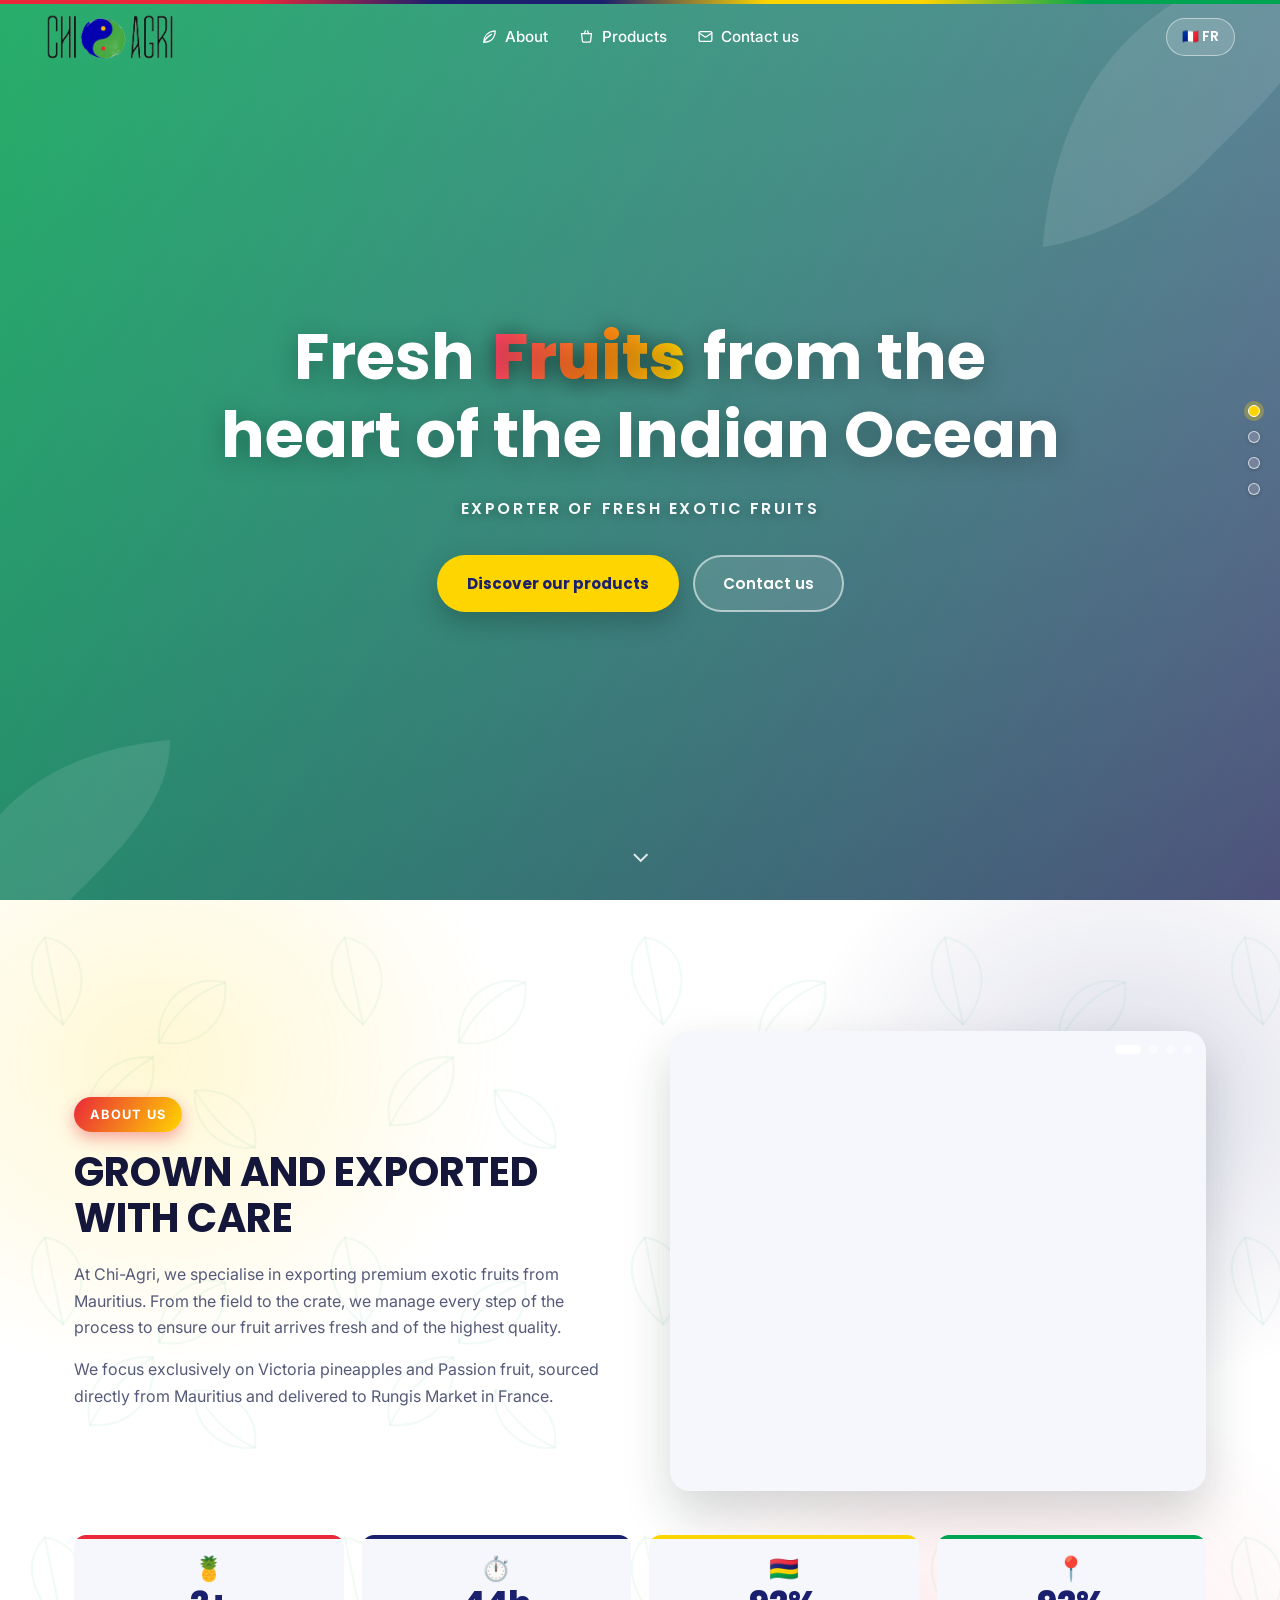
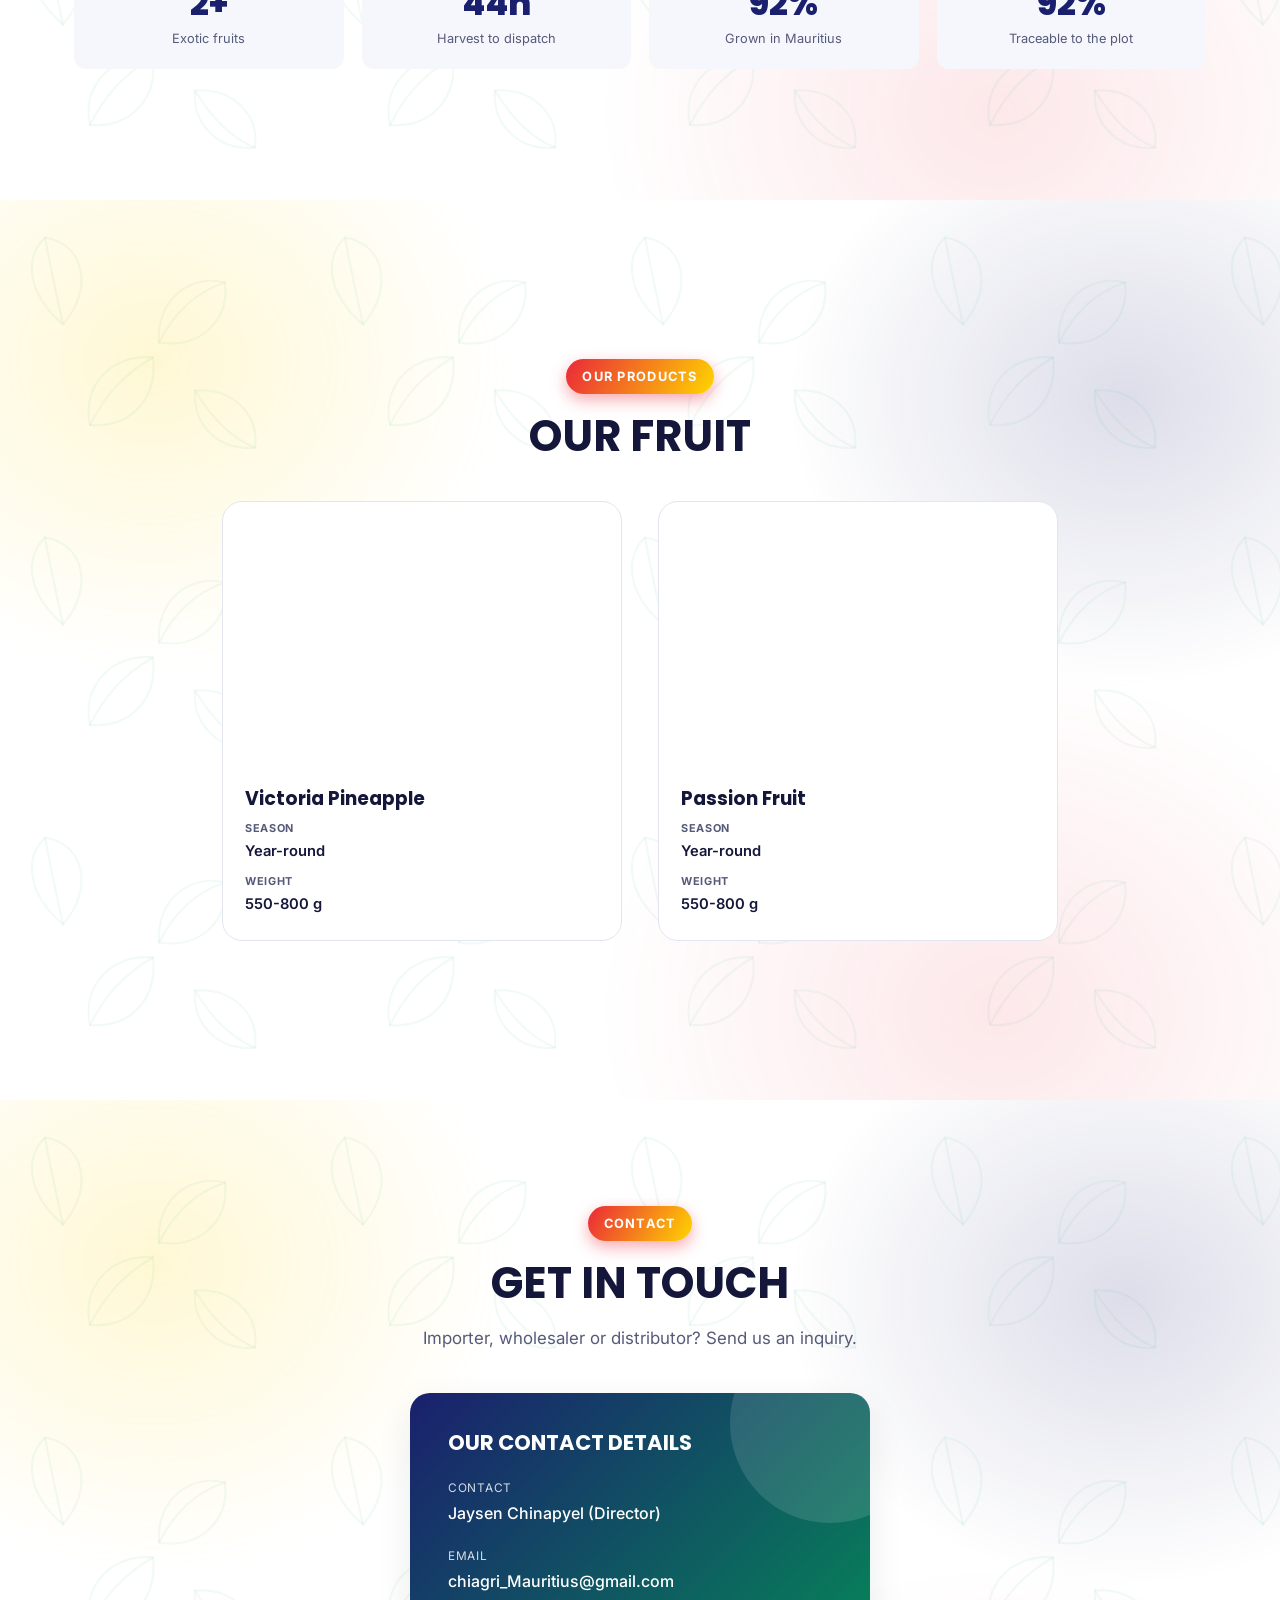
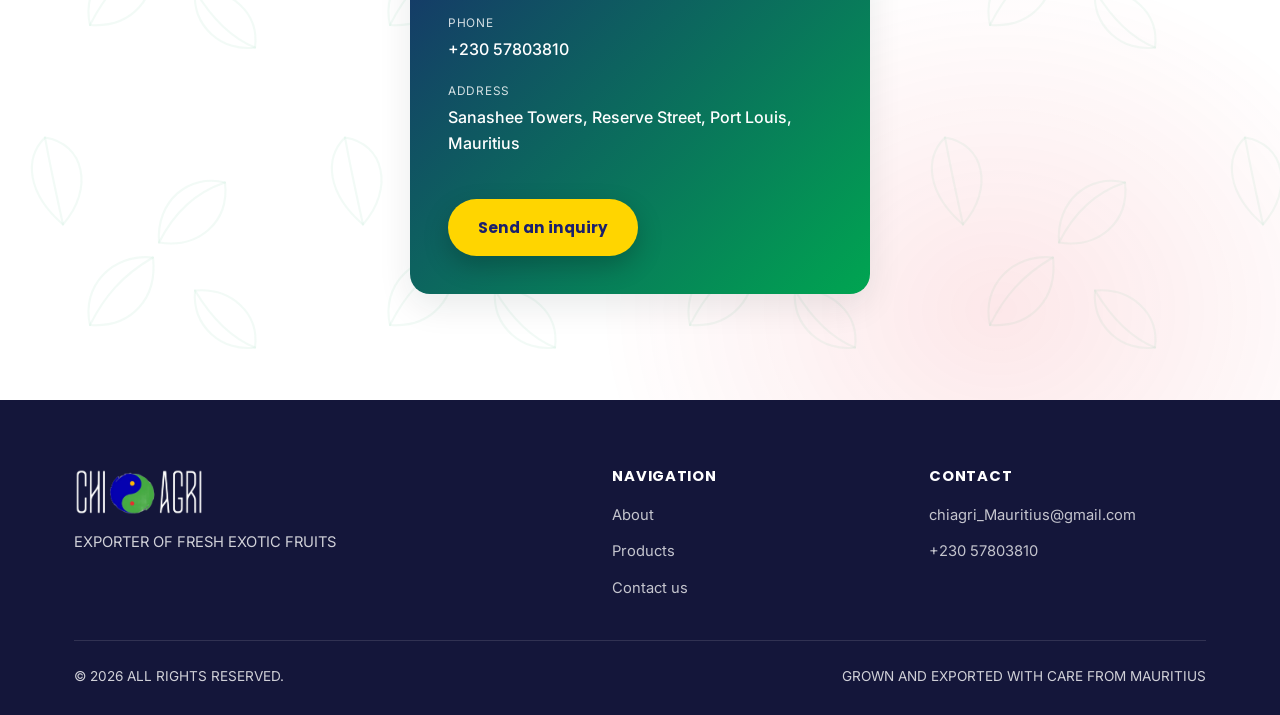
<file: index.html>
<!DOCTYPE html>
<!--
  ============================================================================
  index.html — PAGE UNIQUE (one-page)
  ----------------------------------------------------------------------------
  ⚠️  Ce fichier ne contient AUCUN texte "en dur" ni le nom de l'entreprise.
      - Textes        →  js/translations.js  (data-i18n="cle")
      - Nom/logo/coord →  js/config.js
      - Produits/producteurs/images →  js/content.js + js/config.js
      Tu ne devrais quasiment jamais avoir à modifier ce fichier.
  ============================================================================
-->
<html lang="en">
<head>
  <meta charset="UTF-8" />
  <meta name="viewport" content="width=device-width, initial-scale=1.0" />

  <!-- ======================= SEO PRINCIPAL =======================
       Ces balises sont aussi mises à jour dynamiquement par js/main.js
       selon la langue (voir SITE_CONFIG.seo dans js/config.js). -->
  <title>Chi-Agri | Exporter of fresh exotic fruits from Mauritius</title>
  <meta name="description" content="Chi-Agri is a Mauritian exporter of fresh exotic fruits: Victoria pineapple and passion fruit, grown on our own farms in Mauritius. Based in Port Louis." />
  <meta name="keywords" content="Chi-Agri, exotic fruit export Mauritius, Victoria pineapple, passion fruit, pineapple farm Mauritius, Mauritius fruit exporter, Port Louis, fresh exotic fruits" />
  <meta name="author" content="Chi-Agri" />
  <meta name="robots" content="index, follow, max-image-preview:large" />
  <link rel="canonical" href="https://exemple-chi-agri.com/" />
  <meta name="theme-color" content="#EA2839" />

  <!-- Langues (met à jour les URLs quand le vrai domaine est connu) -->
  <link rel="alternate" hreflang="en" href="https://exemple-chi-agri.com/" />
  <link rel="alternate" hreflang="fr" href="https://exemple-chi-agri.com/" />
  <link rel="alternate" hreflang="x-default" href="https://exemple-chi-agri.com/" />

  <!-- Open Graph (partage Facebook / LinkedIn) -->
  <meta property="og:type" content="website" />
  <meta property="og:site_name" content="Chi-Agri" />
  <meta property="og:title" content="Chi-Agri | Exporter of fresh exotic fruits from Mauritius" />
  <meta property="og:description" content="Victoria pineapple and passion fruit, grown on our own farms in Mauritius. Based in Port Louis." />
  <meta property="og:url" content="https://exemple-chi-agri.com/" />
  <meta property="og:locale" content="en_US" />
  <meta property="og:locale:alternate" content="fr_FR" />
  <meta property="og:image" content="https://images.unsplash.com/photo-1649960861739-113b8588eaf8?auto=format&fit=crop&w=1200&h=630&q=75" />
  <meta property="og:image:width" content="1200" />
  <meta property="og:image:height" content="630" />

  <!-- Twitter Card -->
  <meta name="twitter:card" content="summary_large_image" />
  <meta name="twitter:title" content="Chi-Agri | Exporter of fresh exotic fruits from Mauritius" />
  <meta name="twitter:description" content="Victoria pineapple and passion fruit, grown on our own farms in Mauritius." />
  <meta name="twitter:image" content="https://images.unsplash.com/photo-1649960861739-113b8588eaf8?auto=format&fit=crop&w=1200&h=630&q=75" />

  <!-- Données structurées (Google) : exportateur de fruits -->
  <script type="application/ld+json">
  {
    "@context": "https://schema.org",
    "@type": "Organization",
    "name": "Chi-Agri",
    "url": "https://exemple-chi-agri.com/",
    "description": "Mauritian exporter of fresh exotic fruits (Victoria pineapple, passion fruit), grown on its own farms in Mauritius.",
    "areaServed": "Worldwide",
    "knowsAbout": ["Exotic fruit export", "Victoria pineapple", "Passion fruit", "Pineapple farming", "Mauritius produce"],
    "address": { "@type": "PostalAddress", "streetAddress": "Sanashee Towers, Reserve Street", "addressLocality": "Port Louis", "addressCountry": "MU" },
    "email": "chiagri_Mauritius@gmail.com",
    "telephone": "+230 57803810",
    "employee": { "@type": "Person", "name": "Jaysen Chinapyel", "jobTitle": "Director" },
    "makesOffer": {
      "@type": "Offer",
      "itemOffered": {
        "@type": "Product",
        "name": "Fresh exotic fruits from Mauritius",
        "category": "Fruit",
        "description": "Victoria pineapple and passion fruit, grown and exported from Mauritius."
      }
    }
  }
  </script>

  <link rel="icon" type="image/svg+xml" href="assets/favicon.svg" />
  <link rel="preconnect" href="https://fonts.googleapis.com" />
  <link rel="preconnect" href="https://fonts.gstatic.com" crossorigin />
  <link rel="preconnect" href="https://images.unsplash.com" />
  <!-- Poppins/Inter (corps) + Oswald (logo, traits fins) -->
  <link href="https://fonts.googleapis.com/css2?family=Inter:wght@400;500;600&family=Oswald:wght@300;400&family=Poppins:wght@600;700;800&display=swap" rel="stylesheet" />

  <link rel="stylesheet" href="css/style.css" />
</head>
<body>

  <!-- ====================== HEADER ====================== -->
  <header class="site-header">
    <div class="container">
      <a href="#top" class="logo" id="headerLogo" aria-label="Home"></a>
      <nav class="main-nav" id="mainNav" aria-label="Main navigation">
        <a href="#about" data-section="about">
          <span class="nav-ico"><svg viewBox="0 0 24 24" fill="none" stroke="currentColor" stroke-width="1.8" stroke-linecap="round" stroke-linejoin="round"><path d="M4 20C4 12 9 5 20 4c0 11-7 16-16 16z"/><path d="M4 20c3-6 7-9 11-11"/></svg></span>
          <span data-i18n="nav.about"></span>
        </a>
        <a href="#products" data-section="products">
          <span class="nav-ico"><svg viewBox="0 0 24 24" fill="none" stroke="currentColor" stroke-width="1.8" stroke-linecap="round" stroke-linejoin="round"><path d="M5 8h14l-1.2 10.2a2 2 0 0 1-2 1.8H8.2a2 2 0 0 1-2-1.8L5 8z"/><path d="M9 8l1.5-4"/><path d="M15 8l-1.5-4"/></svg></span>
          <span data-i18n="nav.products"></span>
        </a>
        <a href="inquiry.html" data-section="contact">
          <span class="nav-ico"><svg viewBox="0 0 24 24" fill="none" stroke="currentColor" stroke-width="1.8" stroke-linecap="round" stroke-linejoin="round"><rect x="3" y="5" width="18" height="14" rx="2"/><path d="m3 7 9 6 9-6"/></svg></span>
          <span data-i18n="nav.cta"></span>
        </a>
      </nav>
      <div class="header-actions">
        <button class="lang-toggle" id="langToggle" aria-label="Switch language">FR</button>
        <button class="nav-toggle" id="navToggle" aria-label="Menu" aria-expanded="false">
          <span></span><span></span><span></span>
        </button>
      </div>
    </div>
  </header>

  <main id="top">

    <!-- ====================== HERO ====================== -->
    <section class="hero" id="hero">
      <div class="hero-bg" id="heroBg"></div>
      <div class="hero-overlay"></div>
      <!-- Feuilles tropicales décoratives (remplacent les anciens ronds) -->
      <svg class="hero-leaf leaf-1" viewBox="0 0 100 100" aria-hidden="true"><path fill="currentColor" d="M96 4C40 9 9 40 4 96c0 0 28-4 49-25S96 30 96 4z"/><path stroke="rgba(255,255,255,.35)" stroke-width="2" fill="none" d="M18 82C40 60 62 38 88 14"/></svg>
      <svg class="hero-leaf leaf-2" viewBox="0 0 100 100" aria-hidden="true"><path fill="currentColor" d="M96 4C40 9 9 40 4 96c0 0 28-4 49-25S96 30 96 4z"/><path stroke="rgba(255,255,255,.35)" stroke-width="2" fill="none" d="M18 82C40 60 62 38 88 14"/></svg>

      <div class="container">
        <!-- data-i18n-html : la traduction contient un <span> surligné (dégradé drapeau) -->
        <h1 data-i18n-html="hero.title"></h1>
        <p class="hero-tagline" data-i18n="hero.tagline"></p>
        <div class="hero-actions">
          <a href="#products" class="btn btn-accent" data-i18n="hero.ctaPrimary"></a>
          <a href="inquiry.html" class="btn btn-ghost" data-i18n="hero.ctaSecondary"></a>
        </div>
      </div>
      <a href="#about" class="hero-scroll" aria-hidden="true">⌄</a>
    </section>

    <!-- ====================== À PROPOS (+ chiffres intégrés) ====================== -->
    <section id="about" class="mesh">
      <div class="container about-grid">
        <div class="about-text reveal">
          <span class="kicker" data-i18n="about.kicker"></span>
          <h2 data-i18n="about.title"></h2>
          <p data-i18n="about.p1"></p>
          <p data-i18n="about.p2"></p>
        </div>
        <div class="about-visual reveal">
          <!-- Carrousel de photos qui défilent (générées par main.js) -->
          <div class="carousel" id="aboutCarousel" aria-label="Photos"><!-- slides via main.js --></div>
          <div class="carousel-dots" id="aboutDots"><!-- puces via main.js --></div>
        </div>
      </div>
      <!-- Chiffres clés intégrés dans la section (générés par main.js) -->
      <div class="container about-stats stagger" id="statsGrid"><!-- généré par main.js --></div>
    </section>

    <!-- ==== NOS PRODUCTEURS : retirée pour l'instant (à ré-ajouter plus tard) ==== -->

    <!-- ====================== PRODUITS ====================== -->
    <section id="products" class="mesh">
      <div class="container">
        <div class="section-head reveal">
          <span class="kicker" data-i18n="products.kicker"></span>
          <h2 data-i18n="products.title"></h2>
        </div>
        <div class="products-grid stagger" id="productsGrid"><!-- généré par main.js --></div>
      </div>
    </section>

    <!-- ==== POURQUOI MAURICE : section supprimée ==== -->

    <!-- ====================== CONTACT ====================== -->
    <section id="contact" class="mesh">
      <div class="container">
        <div class="section-head reveal">
          <span class="kicker" data-i18n="contact.kicker"></span>
          <h2 data-i18n="contact.title"></h2>
          <p data-i18n="contact.intro"></p>
        </div>

        <div class="contact-single reveal">
          <aside class="contact-info">
            <h3 data-i18n="contact.info.title"></h3>
            <div class="info-item">
              <div class="info-label" data-i18n="contact.info.personLabel"></div>
              <span id="infoPerson"></span>
            </div>
            <div class="info-item">
              <div class="info-label" data-i18n="contact.info.emailLabel"></div>
              <a id="infoEmail" href="#"></a>
            </div>
            <div class="info-item">
              <div class="info-label" data-i18n="contact.info.phoneLabel"></div>
              <a id="infoPhone" href="#"></a>
            </div>
            <div class="info-item">
              <div class="info-label" data-i18n="contact.info.addressLabel"></div>
              <span id="infoAddress"></span>
            </div>
            <a href="inquiry.html" class="btn btn-accent" data-i18n="contact.sendInquiry"></a>
          </aside>
        </div>
      </div>
    </section>

  </main>

  <!-- ====================== FOOTER ====================== -->
  <footer class="site-footer">
    <div class="container">
      <div class="footer-grid">
        <div class="footer-brand">
          <span class="logo" id="footerLogo"></span>
          <p data-i18n="footer.tagline"></p>
        </div>
        <div>
          <h4 data-i18n="footer.nav"></h4>
          <ul>
            <li><a href="#about"    data-i18n="nav.about"></a></li>
            <li><a href="#products" data-i18n="nav.products"></a></li>
            <li><a href="inquiry.html" data-i18n="nav.cta"></a></li>
          </ul>
        </div>
        <div>
          <h4 data-i18n="footer.contact"></h4>
          <ul>
            <li><a id="footerEmail" href="#"></a></li>
            <li><a id="footerPhone" href="#"></a></li>
          </ul>
        </div>
      </div>
      <div class="footer-bottom">
        <span>© <span id="footerYear"></span> <span data-i18n="footer.rights"></span></span>
        <span data-i18n="footer.madeWith"></span>
      </div>
    </div>
  </footer>

  <!-- ====================== FENÊTRE PRODUCTEUR (modal) ====================== -->
  <div class="modal-overlay" id="producerModal" role="dialog" aria-modal="true">
    <div class="modal">
      <button class="modal-close" id="modalClose" aria-label="Close">×</button>
      <div class="modal-img" id="modalImg"></div>
      <div class="modal-body">
        <span class="modal-region" id="modalRegion"></span>
        <h3 id="modalName"></h3>
        <p id="modalBio"></p>
        <div class="modal-meta">
          <div>
            <div class="mm-label" data-i18n="producers.modal.founded"></div>
            <div class="mm-value" id="modalFounded"></div>
          </div>
          <div>
            <div class="mm-label" data-i18n="producers.modal.area"></div>
            <div class="mm-value" id="modalArea"></div>
          </div>
        </div>
        <div class="modal-specialties">
          <div class="ms-label" data-i18n="producers.modal.specialties"></div>
          <div class="modal-tags" id="modalTags"></div>
        </div>
      </div>
    </div>
  </div>

  <!-- ====================== SCRIPTS ======================
       ⚠️ L'ordre compte : config → content → translations → main -->
  <script src="js/config.js"></script>
  <script src="js/content.js"></script>
  <script src="js/translations.js"></script>
  <script src="js/main.js"></script>
</body>
</html>
</file>
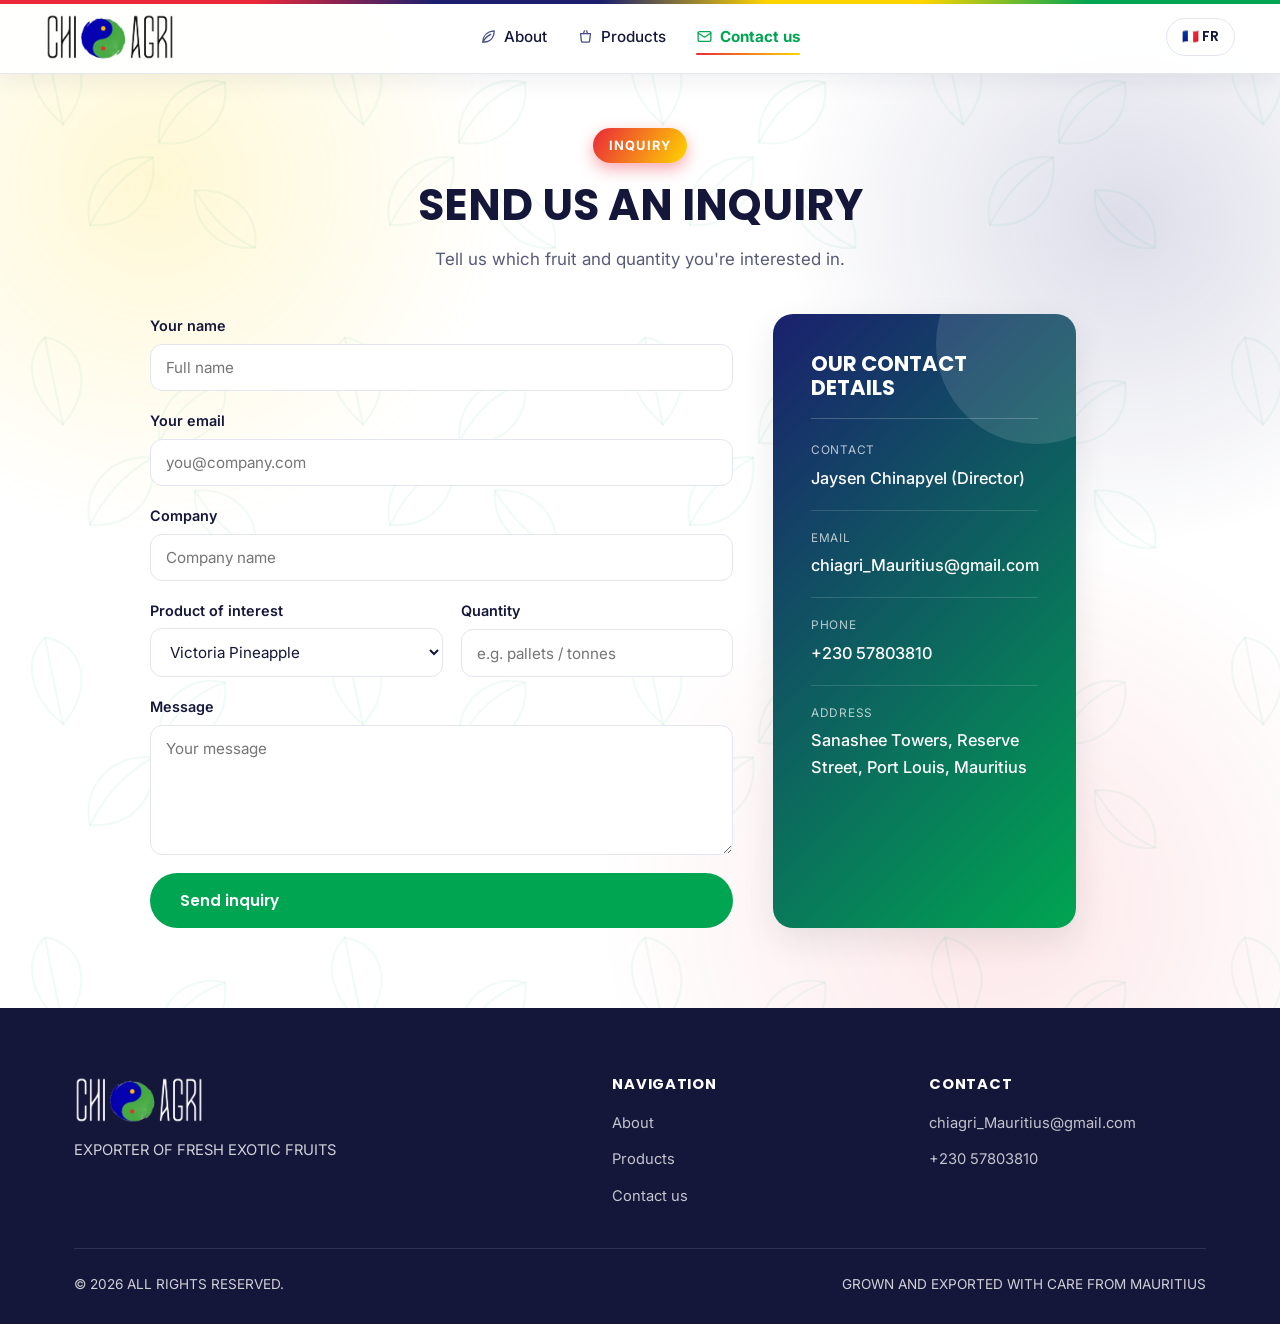
<file: inquiry.html>
<!DOCTYPE html>
<!--
  inquiry.html — Page de demande (2e page). Réutilise le même header/footer et
  les mêmes fichiers JS/CSS que index.html. Le formulaire ouvre le client mail
  (mailto) via js/main.js (fonction buildMailto).
-->
<html lang="en">
<head>
  <meta charset="UTF-8" />
  <meta name="viewport" content="width=device-width, initial-scale=1.0" />
  <title>Inquiry | Chi-Agri</title>
  <meta name="description" content="Send an inquiry to Chi-Agri, Mauritian exporter of fresh exotic fruits (Victoria pineapple, passion fruit)." />
  <meta name="robots" content="noindex, follow" />
  <link rel="icon" type="image/svg+xml" href="assets/favicon.svg" />
  <link rel="preconnect" href="https://fonts.googleapis.com" />
  <link rel="preconnect" href="https://fonts.gstatic.com" crossorigin />
  <link href="https://fonts.googleapis.com/css2?family=Inter:wght@400;500;600&family=Oswald:wght@300;400&family=Poppins:wght@600;700;800&display=swap" rel="stylesheet" />
  <link rel="stylesheet" href="css/style.css" />
</head>
<body class="subpage">

  <!-- ====================== HEADER ====================== -->
  <header class="site-header scrolled">
    <div class="container">
      <a href="index.html" class="logo" id="headerLogo" aria-label="Home"></a>
      <nav class="main-nav" id="mainNav" aria-label="Main navigation">
        <a href="index.html#about">
          <span class="nav-ico"><svg viewBox="0 0 24 24" fill="none" stroke="currentColor" stroke-width="1.8" stroke-linecap="round" stroke-linejoin="round"><path d="M4 20C4 12 9 5 20 4c0 11-7 16-16 16z"/><path d="M4 20c3-6 7-9 11-11"/></svg></span>
          <span data-i18n="nav.about"></span>
        </a>
        <a href="index.html#products">
          <span class="nav-ico"><svg viewBox="0 0 24 24" fill="none" stroke="currentColor" stroke-width="1.8" stroke-linecap="round" stroke-linejoin="round"><path d="M5 8h14l-1.2 10.2a2 2 0 0 1-2 1.8H8.2a2 2 0 0 1-2-1.8L5 8z"/><path d="M9 8l1.5-4"/><path d="M15 8l-1.5-4"/></svg></span>
          <span data-i18n="nav.products"></span>
        </a>
        <a href="inquiry.html" class="active" aria-current="page">
          <span class="nav-ico"><svg viewBox="0 0 24 24" fill="none" stroke="currentColor" stroke-width="1.8" stroke-linecap="round" stroke-linejoin="round"><rect x="3" y="5" width="18" height="14" rx="2"/><path d="m3 7 9 6 9-6"/></svg></span>
          <span data-i18n="nav.cta"></span>
        </a>
      </nav>
      <div class="header-actions">
        <button class="lang-toggle" id="langToggle" aria-label="Switch language">FR</button>
        <button class="nav-toggle" id="navToggle" aria-label="Menu" aria-expanded="false">
          <span></span><span></span><span></span>
        </button>
      </div>
    </div>
  </header>

  <main>
    <section id="inquiry" class="mesh subpage-section">
      <div class="container">
        <div class="section-head reveal">
          <span class="kicker" data-i18n="inquiry.kicker"></span>
          <h2 data-i18n="inquiry.title"></h2>
          <p data-i18n="inquiry.intro"></p>
        </div>

        <div class="inquiry-grid reveal">
          <form class="contact-form" id="contactForm" novalidate>
            <div class="field">
              <label for="cf-name" data-i18n="contact.form.name"></label>
              <input type="text" id="cf-name" name="name"
                     data-i18n-attr="placeholder:contact.form.namePlaceholder" required />
            </div>
            <div class="field">
              <label for="cf-email" data-i18n="contact.form.email"></label>
              <input type="email" id="cf-email" name="email"
                     data-i18n-attr="placeholder:contact.form.emailPlaceholder" required />
            </div>
            <div class="field">
              <label for="cf-company" data-i18n="contact.form.company"></label>
              <input type="text" id="cf-company" name="company"
                     data-i18n-attr="placeholder:contact.form.companyPlaceholder" />
            </div>
            <div class="field-row">
              <div class="field">
                <label for="cf-product" data-i18n="contact.form.product"></label>
                <select id="cf-product" name="product">
                  <option value="Victoria Pineapple">Victoria Pineapple</option>
                  <option value="Passion Fruit">Passion Fruit</option>
                  <option value="Both">Victoria Pineapple &amp; Passion Fruit</option>
                </select>
              </div>
              <div class="field">
                <label for="cf-quantity" data-i18n="contact.form.quantity"></label>
                <input type="text" id="cf-quantity" name="quantity"
                       data-i18n-attr="placeholder:contact.form.quantityPlaceholder" />
              </div>
            </div>
            <div class="field">
              <label for="cf-message" data-i18n="contact.form.message"></label>
              <textarea id="cf-message" name="message"
                        data-i18n-attr="placeholder:contact.form.messagePlaceholder"></textarea>
            </div>
            <button type="submit" class="btn btn-primary" data-i18n="contact.form.submit"></button>
          </form>

          <aside class="contact-info">
            <h3 data-i18n="contact.info.title"></h3>
            <div class="info-item">
              <div class="info-label" data-i18n="contact.info.personLabel"></div>
              <span id="infoPerson"></span>
            </div>
            <div class="info-item">
              <div class="info-label" data-i18n="contact.info.emailLabel"></div>
              <a id="infoEmail" href="#"></a>
            </div>
            <div class="info-item">
              <div class="info-label" data-i18n="contact.info.phoneLabel"></div>
              <a id="infoPhone" href="#"></a>
            </div>
            <div class="info-item">
              <div class="info-label" data-i18n="contact.info.addressLabel"></div>
              <span id="infoAddress"></span>
            </div>
          </aside>
        </div>
      </div>
    </section>
  </main>

  <!-- ====================== FOOTER ====================== -->
  <footer class="site-footer">
    <div class="container">
      <div class="footer-grid">
        <div class="footer-brand">
          <span class="logo" id="footerLogo"></span>
          <p data-i18n="footer.tagline"></p>
        </div>
        <div>
          <h4 data-i18n="footer.nav"></h4>
          <ul>
            <li><a href="index.html#about"    data-i18n="nav.about"></a></li>
            <li><a href="index.html#products" data-i18n="nav.products"></a></li>
            <li><a href="inquiry.html"        data-i18n="nav.cta"></a></li>
          </ul>
        </div>
        <div>
          <h4 data-i18n="footer.contact"></h4>
          <ul>
            <li><a id="footerEmail" href="#"></a></li>
            <li><a id="footerPhone" href="#"></a></li>
          </ul>
        </div>
      </div>
      <div class="footer-bottom">
        <span>© <span id="footerYear"></span> <span data-i18n="footer.rights"></span></span>
        <span data-i18n="footer.madeWith"></span>
      </div>
    </div>
  </footer>

  <script src="js/config.js"></script>
  <script src="js/content.js"></script>
  <script src="js/translations.js"></script>
  <script src="js/main.js"></script>
</body>
</html>
</file>
<file: css/style.css>
/* ==========================================================================
   style.css — FEUILLE DE STYLE PRINCIPALE
   --------------------------------------------------------------------------
   Sommaire :
     1. Variables de thème (:root)  ← ⭐ change les couleurs ICI
     2. Palettes alternatives        ← dont le drapeau mauricien
     3. Reset & base
     4. Animations (keyframes) & utilitaire d'apparition au scroll
     5. Utilitaires de mise en page
     6. Header / navigation
     7. Boutons
     8. Hero (image plein écran + fruits flottants + blobs)
     9. Marquee (ruban défilant)
    10. Statistiques (compteurs animés)
    11. À propos
    12. Producteurs (cartes cliquables) + fenêtre détaillée (modal)
    13. Produits (cartes photo)
    14. Pourquoi Maurice → France
    15. Contact
    16. Footer
    17. Sélecteur de palettes (widget flottant)
    18. Responsive
   ========================================================================== */


/* ==========================================================================
   1. VARIABLES DE THÈME — PALETTE PAR DÉFAUT « TROPICAL »
   ⭐ Pour changer les couleurs du site, modifie simplement ces valeurs.
   ========================================================================== */
:root {
  /* Couleurs de marque — DRAPEAU DE L'ÎLE MAURICE 🇲🇺 (teintes officielles) */
  --flag-red:    #EA2839;
  --flag-blue:   #1A206D;
  --flag-yellow: #FFD500;
  --flag-green:  #00A551;

  --color-primary:     var(--flag-green);   /* vert   */
  --color-secondary:   var(--flag-blue);    /* bleu   */
  --color-accent:      var(--flag-yellow);  /* jaune  */
  --color-accent-warm: var(--flag-red);     /* rouge  */
  --color-highlight:   var(--flag-red);     /* rouge  */

  /* Fonds & textes */
  --color-bg:        #FFFFFF;
  --color-bg-alt:    #F5F7FC;
  --color-surface:   #FFFFFF;
  --color-text:      #14163A;
  --color-text-soft: #565A79;
  --color-border:    #E3E6F0;

  /* Dégradés */
  --gradient-hero:   linear-gradient(135deg, var(--flag-blue), var(--flag-green));
  --gradient-sun:    linear-gradient(120deg, var(--flag-red), var(--flag-yellow));
  /* Dégradé "drapeau" complet : rouge → bleu → jaune → vert */
  --gradient-flag:   linear-gradient(120deg, var(--flag-red), var(--flag-blue) 34%, var(--flag-yellow) 67%, var(--flag-green));
  --gradient-rainbow:var(--gradient-flag);
  --color-on-brand:  #FFFFFF;

  /* Typographie */
  --font-heading: "Poppins", "Segoe UI", system-ui, sans-serif;
  --font-body:    "Inter", "Segoe UI", system-ui, sans-serif;

  /* Mise en page */
  --max-width:   1180px;
  --radius:      20px;
  --radius-sm:   12px;
  --shadow:      0 12px 34px rgba(16, 36, 31, 0.09);
  --shadow-hover:0 22px 48px rgba(16, 36, 31, 0.18);
  --transition:  0.28s cubic-bezier(.22,.61,.36,1);
  --header-height: 74px;
}

/* ==========================================================================
   3. RESET & BASE
   ========================================================================== */
*, *::before, *::after { box-sizing: border-box; margin: 0; padding: 0; }

html { scroll-behavior: smooth; scroll-padding-top: var(--header-height); }

body {
  font-family: var(--font-body);
  color: var(--color-text);
  background: var(--color-bg);
  line-height: 1.65;
  -webkit-font-smoothing: antialiased;
  overflow-x: hidden;
  transition: background var(--transition), color var(--transition);
}
body.no-scroll { overflow: hidden; }

h1, h2, h3, h4 { font-family: var(--font-heading); line-height: 1.14; font-weight: 700; }

a { color: var(--color-secondary); text-decoration: none; transition: color var(--transition); }
a:hover { color: var(--color-primary); }

img { max-width: 100%; display: block; }

/* Desktop : chaque section fait au moins la taille de l'écran, contenu centré */
section {
  min-height: 100vh; display: flex; flex-direction: column; justify-content: center;
  padding: clamp(80px, 8vh, 110px) 0; position: relative;
}


/* ==========================================================================
   4. ANIMATIONS & APPARITION AU SCROLL
   ========================================================================== */
@keyframes floatY { 0%,100% { transform: translateY(0) rotate(var(--r,0deg)); } 50% { transform: translateY(-22px) rotate(var(--r,0deg)); } }
@keyframes blobMove { 0%,100% { transform: translate(0,0) scale(1); } 33% { transform: translate(30px,-20px) scale(1.1); } 66% { transform: translate(-20px,20px) scale(.95); } }
@keyframes gradientShift { 0% { background-position: 0% 50%; } 50% { background-position: 100% 50%; } 100% { background-position: 0% 50%; } }
/* Ondulation "drapeau qui flotte" : les bandes de couleur défilent en boucle */
@keyframes flagWave { from { background-position: 0% 50%; } to { background-position: 300% 50%; } }
@keyframes popIn { from { opacity: 0; transform: scale(.94) translateY(10px); } to { opacity: 1; transform: none; } }
@keyframes bounceArrow { 0%,100% { transform: translateY(0); } 50% { transform: translateY(8px); } }

/* Élément masqué puis révélé quand il entre dans le viewport (via main.js) */
.reveal { opacity: 0; transform: translateY(34px); transition: opacity .7s ease, transform .7s cubic-bezier(.22,.61,.36,1); }
.reveal.in-view { opacity: 1; transform: none; }
/* Décalage en cascade pour les grilles */
.stagger > *      { opacity: 0; transform: translateY(34px); transition: opacity .6s ease, transform .6s cubic-bezier(.22,.61,.36,1); }
.stagger.in-view > * { opacity: 1; transform: none; }
.stagger.in-view > *:nth-child(2) { transition-delay: .08s; }
.stagger.in-view > *:nth-child(3) { transition-delay: .16s; }
.stagger.in-view > *:nth-child(4) { transition-delay: .24s; }
.stagger.in-view > *:nth-child(5) { transition-delay: .32s; }
.stagger.in-view > *:nth-child(6) { transition-delay: .40s; }
.stagger.in-view > *:nth-child(7) { transition-delay: .48s; }
.stagger.in-view > *:nth-child(8) { transition-delay: .56s; }


/* ==========================================================================
   5. UTILITAIRES DE MISE EN PAGE
   ========================================================================== */
.container { width: 100%; max-width: var(--max-width); margin: 0 auto; padding: 0 24px; }

.section-head { max-width: 720px; margin: 0 auto 40px; text-align: center; }

.kicker {
  display: inline-block; font-weight: 700; font-size: 0.8rem; letter-spacing: 0.1em;
  text-transform: uppercase; color: #fff;
  background: var(--gradient-sun); padding: 7px 16px; border-radius: 100px; margin-bottom: 18px;
  box-shadow: 0 6px 16px color-mix(in srgb, var(--color-accent-warm) 40%, transparent);
}
.section-head h2 { font-size: clamp(1.9rem, 4.4vw, 2.7rem); margin-bottom: 16px; }
.section-head p  { color: var(--color-text-soft); font-size: 1.06rem; }

/* Titres en MAJUSCULES (About, Our Fruit, Get in touch, Our contact details, footer) */
.section-head h2,
.about-text h2,
.contact-info h3,
.footer-brand p,
.footer-bottom span:last-child { text-transform: uppercase; }

.bg-alt { background: var(--color-bg-alt); }

/* Fond décoratif "mesh" coloré très doux pour certaines sections */
.mesh { position: relative; }
.mesh::before {
  content: ""; position: absolute; inset: 0; z-index: 0; pointer-events: none; opacity: .5;
  background:
    radial-gradient(40% 50% at 12% 18%, color-mix(in srgb, var(--color-accent) 34%, transparent), transparent 70%),
    radial-gradient(38% 46% at 88% 22%, color-mix(in srgb, var(--color-secondary) 30%, transparent), transparent 70%),
    radial-gradient(45% 55% at 78% 90%, color-mix(in srgb, var(--color-highlight) 22%, transparent), transparent 70%);
}
/* Texture "feuilles tropicales" en filigrane → univers fruit / île Maurice */
.mesh::after {
  content: ""; position: absolute; inset: 0; z-index: 0; pointer-events: none;
  background-image: url("../assets/pattern-leaves.svg");
  background-size: 300px;
}
.mesh > * { position: relative; z-index: 1; }


/* ==========================================================================
   6. HEADER / NAVIGATION
   ========================================================================== */
.site-header {
  position: fixed; top: 0; left: 0; right: 0; z-index: 100; height: var(--header-height);
  background: transparent;
  border-bottom: 1px solid transparent;
  transition: background var(--transition), border-color var(--transition), box-shadow var(--transition);
}
/* Liseré = drapeau mauricien en dégradé (rouge → bleu → jaune → vert) */
.site-header::before { content: ""; position: absolute; top: 0; left: 0; right: 0; height: 4px; z-index: 2;
  background: linear-gradient(90deg,
    var(--flag-red) 0%, var(--flag-red) 20%,
    var(--flag-blue) 34%, var(--flag-blue) 47%,
    var(--flag-yellow) 60%, var(--flag-yellow) 72%,
    var(--flag-green) 85%, var(--flag-green) 100%); }
/* En haut : transparent → la photo du hero passe derrière (immersif).
   Au défilement : barre pleine, floutée et ombrée (intégrée). */
.site-header.scrolled {
  background: color-mix(in srgb, var(--color-bg) 94%, transparent);
  backdrop-filter: saturate(180%) blur(14px);
  border-bottom-color: var(--color-border);
  box-shadow: 0 6px 24px rgba(20, 22, 58, 0.07);
}
/* Header pleine largeur, en 3 colonnes → logo à gauche, nav VRAIMENT centrée, langue à droite */
.site-header .container { max-width: none; padding: 0 clamp(20px, 3.5vw, 52px); height: 100%;
  display: grid; grid-template-columns: 1fr auto 1fr; align-items: center; gap: 20px; }
.site-header .logo { justify-self: start; }
.site-header .main-nav { justify-self: center; }
.site-header .header-actions { justify-self: end; }

/* --- État "en haut" (sur le hero) : logo, nav et actions en blanc --- */
.site-header:not(.scrolled) .logo,
.site-header:not(.scrolled) .logo .logo-name b { color: #fff; }
.site-header:not(.scrolled) .lang-toggle { background: rgba(255,255,255,.14); border-color: rgba(255,255,255,.5); color: #fff; }
.site-header:not(.scrolled) .nav-toggle span { background: #fff; }
@media (min-width: 721px) {
  .site-header:not(.scrolled) .main-nav a:not(.btn),
  .site-header:not(.scrolled) .nav-ico { color: #fff; opacity: 1; }
  .site-header:not(.scrolled) .main-nav .btn-primary { background: var(--flag-yellow); color: var(--flag-blue); }
}

.logo { display: flex; align-items: center; gap: 11px; font-family: var(--font-heading); font-weight: 700; font-size: 1.16rem; color: var(--color-text); }
.logo .logo-mark {
  display: grid; place-items: center; width: 40px; height: 40px; border-radius: 12px;
  background: var(--gradient-hero); color: #fff; font-size: 1.25rem;
  box-shadow: 0 6px 16px color-mix(in srgb, var(--color-primary) 40%, transparent);
}
.logo img.logo-img { height: 48px; width: auto; }
.logo .logo-svg { height: 38px; width: auto; display: block; } /* texte = currentColor (s'adapte au fond) */
.site-footer .logo .logo-svg { height: 40px; }
.logo .logo-name b { color: var(--color-primary); }

.main-nav { display: flex; align-items: center; gap: 30px; margin: 0 auto; } /* centré → aéré entre logo et actions */
.main-nav a { color: var(--color-text); font-weight: 500; font-size: 0.95rem; position: relative; display: inline-flex; align-items: center; gap: 7px; }
.main-nav a:not(.btn)::after { content: ""; position: absolute; left: 0; bottom: -6px; width: 0; height: 2px; border-radius: 2px; background: var(--gradient-sun); transition: width var(--transition); }
.main-nav a:not(.btn):hover { color: var(--color-primary); }
.main-nav a:not(.btn):hover::after { width: 100%; }
/* Onglet ACTIF (= section où l'on se trouve) */
.main-nav a.active:not(.btn) { font-weight: 700; }
.main-nav a.active:not(.btn)::after { width: 100%; }
.site-header.scrolled .main-nav a.active:not(.btn) { color: var(--color-primary); }
.site-header.scrolled .main-nav a.active .nav-ico { color: var(--color-primary); opacity: 1; }
/* Petites icônes de section */
.nav-ico { display: inline-flex; color: var(--color-secondary); opacity: .8; transition: color var(--transition), opacity var(--transition); }
.nav-ico svg { width: 17px; height: 17px; }
.main-nav a:hover .nav-ico { color: var(--color-primary); opacity: 1; }

.header-actions { display: flex; align-items: center; gap: 12px; }
.lang-toggle {
  font-family: var(--font-heading); font-weight: 600; font-size: 0.85rem;
  border: 1px solid var(--color-border); background: var(--color-surface); color: var(--color-text);
  padding: 8px 15px; border-radius: 100px; cursor: pointer; transition: all var(--transition);
}
.lang-toggle:hover { border-color: var(--color-primary); color: var(--color-primary); transform: translateY(-1px); }

.nav-toggle { display: none; background: none; border: 0; cursor: pointer; padding: 8px; }
.nav-toggle span { display: block; width: 24px; height: 2px; background: var(--color-text); margin: 5px 0; transition: var(--transition); border-radius: 2px; }


/* ==========================================================================
   7. BOUTONS
   ========================================================================== */
.btn {
  display: inline-flex; align-items: center; gap: 8px;
  font-family: var(--font-heading); font-weight: 600; font-size: 0.95rem;
  padding: 14px 28px; border-radius: 100px; border: 2px solid transparent;
  cursor: pointer; transition: all var(--transition); white-space: nowrap;
}
.btn-primary { background: var(--color-primary); color: var(--color-on-brand); }
.btn-primary:hover { background: var(--color-text); color: #fff; transform: translateY(-3px); box-shadow: var(--shadow-hover); }
/* Bouton principal du hero : jaune drapeau plein, texte bleu marine (propre, contrasté) */
.btn-accent { background: var(--flag-yellow); color: var(--flag-blue); font-weight: 700; box-shadow: 0 10px 26px rgba(0,0,0,.22); }
.btn-accent:hover { background: #fff; color: var(--flag-blue); transform: translateY(-3px); box-shadow: var(--shadow-hover); }
.btn-ghost { background: rgba(255,255,255,.12); border-color: rgba(255,255,255,.55); color: #fff; backdrop-filter: blur(4px); }
.btn-ghost:hover { background: rgba(255,255,255,.22); color: #fff; transform: translateY(-3px); }


/* ==========================================================================
   8. HERO
   ========================================================================== */
.hero {
  position: relative; overflow: hidden; color: #fff;
  min-height: 100vh; min-height: 100dvh; /* dvh = hauteur visible réelle (mobile, sans bande) */
  display: grid; align-items: center;
  padding: 120px 0 90px;
}
/* Photo de fond (injectée en variable --hero-img par main.js) */
.hero-bg {
  position: absolute; inset: 0; z-index: 0;
  background-image: var(--hero-img); background-size: cover; background-position: center;
  transform: scale(1.05);
}
/* Voile dégradé pour lisibilité + teinte de marque */
.hero-overlay {
  position: absolute; inset: 0; z-index: 1;
  background:
    linear-gradient(120deg, color-mix(in srgb, var(--color-primary) 82%, transparent), color-mix(in srgb, var(--color-secondary) 55%, transparent)),
    linear-gradient(to bottom, rgba(0,0,0,.15), rgba(0,0,0,.45));
}
/* Feuilles tropicales décoratives (subtiles, légère oscillation) */
.hero-leaf { position: absolute; z-index: 1; color: #fff; opacity: .10; pointer-events: none; }
.hero-leaf.leaf-1 { width: 320px; top: -60px; right: -70px; animation: swayA 9s ease-in-out infinite; }
.hero-leaf.leaf-2 { width: 250px; bottom: -80px; left: -70px; animation: swayB 11s ease-in-out infinite; }
@keyframes swayA { 0%,100% { transform: rotate(14deg) translateY(0); } 50% { transform: rotate(8deg) translateY(10px); } }
@keyframes swayB { 0%,100% { transform: scaleX(-1) rotate(12deg) translateY(0); } 50% { transform: scaleX(-1) rotate(6deg) translateY(12px); } }

.hero .container { position: relative; z-index: 3; max-width: 900px; text-align: center; }
.hero-badge {
  display: inline-flex; align-items: center; gap: 8px;
  background: rgba(255,255,255,.16); border: 1px solid rgba(255,255,255,.34);
  padding: 8px 18px; border-radius: 100px; font-weight: 600; font-size: 0.85rem;
  margin-bottom: 26px; backdrop-filter: blur(6px);
}
.hero h1 { font-size: clamp(2.2rem, 6vw, 4rem); line-height: 1.22; margin-bottom: 22px; text-shadow: 0 4px 24px rgba(0,0,0,.28); }
/* Mot clé « Fruit » : les lettres sont remplies d'une TEXTURE D'ANANAS
   (background-clip: text) → le mot évoque littéralement le fruit.
   Change l'image ci-dessous pour un autre fruit si besoin. */
.hero h1 .grad {
  font-weight: 800;
  padding: 0 .04em;
  /* Dégradé "fruité" (fraise → orange → ananas → citron vert) qui ondule en
     boucle → le mot évoque littéralement des fruits mûrs, bien lisible. */
  background-image: linear-gradient(100deg,
    #ff3d6e 0%, #ff7a1a 25%, #ffd500 50%, #7ed321 75%, #ff3d6e 100%);
  background-size: 200% 100%;
  -webkit-background-clip: text; background-clip: text;
  -webkit-text-fill-color: transparent; color: transparent;
  filter: drop-shadow(0 2px 10px rgba(0, 0, 0, 0.35));
  animation: fruitFlow 5s ease-in-out infinite alternate;
}
@keyframes fruitFlow { from { background-position: 0% 50%; } to { background-position: 100% 50%; } }
@media (prefers-reduced-motion: reduce) { .hero h1 .grad { animation: none; } }
.hero-subtitle { font-size: clamp(1rem, 2.2vw, 1.28rem); opacity: .96; max-width: 620px; margin: 0 auto 34px; }
/* Accroche sous le titre : « EXPORTER OF FRESH EXOTIC FRUITS » */
.hero-tagline { font-family: var(--font-heading); font-weight: 600; text-transform: uppercase;
  letter-spacing: 0.16em; font-size: clamp(0.8rem, 1.7vw, 1rem); color: #fff; opacity: .95;
  margin: 8px 0 32px; text-shadow: 0 2px 12px rgba(0,0,0,.4); }
.hero-actions { display: flex; gap: 14px; justify-content: center; flex-wrap: wrap; }

.hero-scroll { position: absolute; z-index: 3; bottom: 26px; left: 50%; transform: translateX(-50%); color: #fff; font-size: 1.6rem; opacity: .85; animation: bounceArrow 1.8s ease-in-out infinite; }

/* Carte photo "plantation" flottante — montre le fruit tout en gardant Maurice en fond */
.hero-photo-card {
  position: absolute; z-index: 2; left: 44px; bottom: 44px; width: 290px; margin: 0;
  background: #fff; padding: 8px 8px 0; border-radius: 16px;
  box-shadow: 0 20px 50px rgba(0,0,0,.4); --r: -3deg;
  animation: floatY 6s ease-in-out infinite;
}
.hero-photo-card .hpc-img { height: 180px; background-size: cover; background-position: center; border-radius: 10px; background-color: var(--color-bg-alt); }
.hero-photo-card .hpc-cap { font-family: var(--font-heading); font-weight: 600; font-size: .74rem; color: var(--color-text); text-align: center; padding: 8px 4px 6px; }
@media (max-width: 1150px) { .hero-photo-card { display: none; } }


/* ==========================================================================
   10. STATISTIQUES (intégrées dans « À propos »)
   Petites tuiles, chacune barrée d'une couleur du drapeau mauricien.
   ========================================================================== */
.about-stats { display: grid; grid-template-columns: repeat(4, 1fr); gap: 18px; margin-top: 44px; }
.about-stat {
  text-align: center; padding: 22px 12px 20px; background: var(--color-bg-alt);
  border-radius: var(--radius-sm); position: relative; overflow: hidden;
  transition: transform var(--transition), box-shadow var(--transition);
}
.about-stat:hover { transform: translateY(-4px); box-shadow: var(--shadow); }
.about-stat::before { content: ""; position: absolute; top: 0; left: 0; right: 0; height: 4px; }
.about-stat:nth-child(1)::before { background: var(--flag-red); }
.about-stat:nth-child(2)::before { background: var(--flag-blue); }
.about-stat:nth-child(3)::before { background: var(--flag-yellow); }
.about-stat:nth-child(4)::before { background: var(--flag-green); }
.about-stat .stat-icon  { font-size: 1.5rem; margin-bottom: 6px; line-height: 1; }
.about-stat .stat-value { font-family: var(--font-heading); font-weight: 800; font-size: clamp(1.5rem, 3vw, 2.1rem); color: var(--flag-blue); line-height: 1; }
.about-stat .stat-label { color: var(--color-text-soft); font-size: 0.8rem; margin-top: 7px; }


/* ==========================================================================
   11. À PROPOS
   ========================================================================== */
.about-grid { display: grid; grid-template-columns: 1fr 1fr; gap: 60px; align-items: center; }
.about-text h2 { font-size: clamp(1.8rem, 4vw, 2.5rem); margin-bottom: 20px; }
.about-text p { color: var(--color-text-soft); margin-bottom: 16px; }
.about-points { list-style: none; margin-top: 26px; display: grid; gap: 14px; }
.about-points li { display: flex; align-items: center; gap: 12px; font-weight: 500; }
.about-points .check { flex: none; width: 28px; height: 28px; border-radius: 50%; background: var(--gradient-sun); color: #fff; display: grid; place-items: center; font-size: 0.8rem; box-shadow: 0 6px 14px color-mix(in srgb, var(--color-accent-warm) 40%, transparent); }

/* Visuel photo + carte flottante décorative */
.about-visual { position: relative; }
/* Carrousel de photos défilantes */
.carousel { position: relative; width: 100%; height: 460px; border-radius: var(--radius); overflow: hidden; box-shadow: var(--shadow-hover); background: var(--color-bg-alt); }
.carousel-slide { position: absolute; inset: 0; background-size: cover; background-position: center; opacity: 0; transform: scale(1.05); transition: opacity 1.1s ease, transform 6.5s ease; }
.carousel-slide.active { opacity: 1; transform: scale(1); }
.carousel-dots { position: absolute; top: 14px; right: 14px; display: flex; justify-content: flex-end; gap: 8px; z-index: 3; }
.carousel-dots button { width: 9px; height: 9px; border-radius: 50%; border: 0; padding: 0; cursor: pointer; background: rgba(255,255,255,.55); transition: all var(--transition); }
.carousel-dots button:hover { background: rgba(255,255,255,.85); }
.carousel-dots button.active { background: #fff; width: 26px; border-radius: 100px; }
.about-visual .float-card {
  position: absolute; bottom: -22px; left: -22px; background: var(--color-surface);
  border-radius: var(--radius-sm); padding: 16px 20px; box-shadow: var(--shadow-hover);
  display: flex; align-items: center; gap: 12px; animation: floatY 5s ease-in-out infinite;
}
.about-visual .float-card .fc-emoji { font-size: 1.8rem; }
.about-visual .float-card b { font-family: var(--font-heading); display: block; }
.about-visual .float-card span { font-size: 0.82rem; color: var(--color-text-soft); }


/* ==========================================================================
   12. PRODUCTEURS + FENÊTRE (modal)
   ========================================================================== */
.producers { position: relative; overflow: hidden; }
.producers-bg { position: absolute; inset: 0; z-index: 0; background-size: cover; background-position: center; opacity: .10; }
.producers > .container { position: relative; z-index: 1; }

.producers-features { display: grid; grid-template-columns: repeat(3, 1fr); gap: 20px; margin-bottom: 28px; }
.feature { background: var(--color-surface); border: 1px solid var(--color-border); border-radius: var(--radius); padding: 20px 22px; text-align: center; transition: transform var(--transition), box-shadow var(--transition); }
.feature:hover { transform: translateY(-6px); box-shadow: var(--shadow-hover); }
.feature .feature-icon { font-size: 1.6rem; width: 50px; height: 50px; border-radius: 14px; margin: 0 auto 12px; display: grid; place-items: center; background: var(--gradient-sun); }
.feature h3 { margin-bottom: 6px; font-size: 1.1rem; }
.feature p { color: var(--color-text-soft); font-size: 0.9rem; }

.producers-grid { display: grid; grid-template-columns: repeat(3, 1fr); gap: 24px; }
.producer-card {
  position: relative; border-radius: var(--radius); overflow: hidden; cursor: pointer;
  box-shadow: var(--shadow); min-height: 256px; display: flex; align-items: flex-end;
  transition: transform var(--transition), box-shadow var(--transition);
}
.producer-card:hover { transform: translateY(-6px); box-shadow: var(--shadow-hover); }
.producer-card .pc-img { position: absolute; inset: 0; background-size: cover; background-position: center; transition: transform .5s ease; }
.producer-card:hover .pc-img { transform: scale(1.07); }
.producer-card::after { content: ""; position: absolute; inset: 0; background: linear-gradient(to top, rgba(8,20,16,.9) 8%, rgba(8,20,16,.35) 45%, transparent 75%); }
.producer-card .pc-body { position: relative; z-index: 1; padding: 24px; color: #fff; width: 100%; }
.producer-card .pc-region { display: inline-block; font-size: 0.74rem; font-weight: 700; text-transform: uppercase; letter-spacing: .05em; background: var(--gradient-sun); color: #fff; padding: 4px 12px; border-radius: 100px; margin-bottom: 12px; }
.producer-card h3 { font-size: 1.3rem; margin-bottom: 6px; }
.producer-card .pc-short { font-size: 0.92rem; opacity: .9; }
.producer-card .pc-more { display: inline-flex; align-items: center; gap: 6px; margin-top: 14px; font-family: var(--font-heading); font-weight: 600; font-size: 0.88rem; color: var(--color-accent); }
.producer-card .pc-more::after { content: "→"; transition: transform var(--transition); }
.producer-card:hover .pc-more::after { transform: translateX(5px); }

/* --- Fenêtre détaillée (modal) --- */
.modal-overlay {
  position: fixed; inset: 0; z-index: 300; display: none; align-items: center; justify-content: center;
  padding: 24px; background: rgba(10, 22, 18, .62); backdrop-filter: blur(6px);
}
.modal-overlay.is-open { display: flex; }
.modal {
  background: var(--color-surface); border-radius: var(--radius); overflow: hidden;
  width: min(860px, 100%); max-height: 90vh; display: grid; grid-template-columns: 42% 58%;
  box-shadow: var(--shadow-hover); animation: popIn .32s cubic-bezier(.22,.61,.36,1); position: relative;
}
.modal-img { background-size: cover; background-position: center; min-height: 320px; }
.modal-body { padding: 34px; overflow-y: auto; }
.modal-region { display: inline-block; font-size: 0.74rem; font-weight: 700; text-transform: uppercase; letter-spacing: .05em; color: #fff; background: var(--gradient-sun); padding: 4px 12px; border-radius: 100px; margin-bottom: 14px; }
.modal-body h3 { font-size: 1.6rem; margin-bottom: 14px; }
.modal-body p { color: var(--color-text-soft); margin-bottom: 20px; }
.modal-meta { display: flex; gap: 28px; margin-bottom: 22px; }
.modal-meta .mm-label { font-size: 0.72rem; text-transform: uppercase; letter-spacing: .05em; color: var(--color-text-soft); }
.modal-meta .mm-value { font-family: var(--font-heading); font-weight: 700; font-size: 1.15rem; color: var(--color-primary); }
.modal-specialties .ms-label { font-size: 0.72rem; text-transform: uppercase; letter-spacing: .05em; color: var(--color-text-soft); margin-bottom: 8px; }
.modal-tags { display: flex; flex-wrap: wrap; gap: 8px; }
.modal-tags span { font-size: 0.82rem; font-weight: 600; padding: 6px 14px; border-radius: 100px; background: color-mix(in srgb, var(--color-primary) 12%, transparent); color: var(--color-primary); }
.modal-close {
  position: absolute; top: 14px; right: 14px; z-index: 2; width: 40px; height: 40px; border-radius: 50%;
  border: 0; cursor: pointer; background: rgba(255,255,255,.9); color: var(--color-text); font-size: 1.2rem; line-height: 1;
  display: grid; place-items: center; transition: transform var(--transition); box-shadow: var(--shadow);
}
.modal-close:hover { transform: rotate(90deg); }


/* ==========================================================================
   13. PRODUITS (cartes photo)
   ========================================================================== */
.products-grid { display: flex; flex-wrap: wrap; justify-content: center; gap: 36px; }
.product-card {
  position: relative; width: 400px; max-width: 100%;
  background: var(--color-surface); border: 1px solid var(--color-border);
  border-radius: var(--radius); overflow: hidden;
  transition: transform var(--transition), box-shadow var(--transition), border-color var(--transition);
}
.product-card:hover { transform: translateY(-8px); box-shadow: var(--shadow-hover); border-color: color-mix(in srgb, var(--color-primary) 35%, transparent); }
.product-media { position: relative; height: 260px; overflow: hidden; }
.product-media .pm-img { position: absolute; inset: 0; background-size: cover; background-position: center; transition: transform .5s ease; }
.product-card:hover .product-media .pm-img { transform: scale(1.08); }
.product-media .pm-emoji { position: absolute; bottom: -18px; left: 18px; z-index: 2; width: 44px; height: 44px; border-radius: 12px; background: var(--color-surface); display: grid; place-items: center; font-size: 1.3rem; box-shadow: var(--shadow); }
.product-tag { position: absolute; top: 12px; right: 12px; z-index: 2; font-size: 0.66rem; font-weight: 800; letter-spacing: .04em; text-transform: uppercase; color: #fff; background: var(--gradient-sun); padding: 5px 11px; border-radius: 100px; }
.product-body { padding: 26px 22px 24px; }
.product-body h3 { font-size: 1.18rem; margin-bottom: 10px; }
/* Saison + poids (empilés) */
.product-specs { display: grid; gap: 10px; }
.product-meta { font-size: 0.92rem; color: var(--color-text); font-weight: 600; }
.product-meta .pm-label { display: block; color: var(--color-text-soft); font-size: 0.68rem; font-weight: 700; text-transform: uppercase; letter-spacing: .06em; margin-bottom: 1px; }
.product-desc { font-size: 0.92rem; color: var(--color-text-soft); }


/* ==========================================================================
   14. POURQUOI MAURICE → FRANCE
   ========================================================================== */
.why { position: relative; overflow: hidden; color: #fff; }
.why-bg { position: absolute; inset: 0; z-index: 0; background-size: cover; background-position: center; }
.why-overlay { position: absolute; inset: 0; z-index: 1; background: linear-gradient(135deg, color-mix(in srgb, var(--color-primary) 92%, transparent), color-mix(in srgb, var(--color-secondary) 78%, transparent)); }
.why > .container { position: relative; z-index: 2; }
.why .kicker { background: rgba(255,255,255,.18); box-shadow: none; }
.why .section-head h2 { color: #fff; }
.why-grid { display: grid; grid-template-columns: repeat(2, 1fr); gap: 22px; }
.why-card {
  display: flex; gap: 18px; align-items: flex-start; background: rgba(255,255,255,.1);
  border: 1px solid rgba(255,255,255,.18); border-radius: var(--radius); padding: 28px; backdrop-filter: blur(6px);
  transition: transform var(--transition), background var(--transition);
}
.why-card:hover { transform: translateY(-5px); background: rgba(255,255,255,.16); }
.why-card .why-num { flex: none; width: 50px; height: 50px; border-radius: 14px; background: var(--gradient-sun); color: #fff; display: grid; place-items: center; font-family: var(--font-heading); font-weight: 700; font-size: 1.15rem; }
.why-card h3 { font-size: 1.22rem; margin-bottom: 6px; color: #fff; }
.why-card p { color: rgba(255,255,255,.88); font-size: 0.95rem; }


/* ==========================================================================
   15. CONTACT
   ========================================================================== */
.contact-grid { display: grid; grid-template-columns: 1.1fr 0.9fr; gap: 48px; }
/* Home : bloc coordonnées centré (le formulaire est sur inquiry.html) */
.contact-single { display: flex; justify-content: center; }
.contact-single .contact-info { max-width: 460px; width: 100%; }
.contact-info .btn { margin-top: 22px; position: relative; z-index: 1; }
.contact-form { display: grid; gap: 18px; }
.field { display: grid; gap: 6px; }
.field-row { display: grid; grid-template-columns: 1fr 1fr; gap: 18px; }
.field select { font-family: var(--font-body); font-size: 0.95rem; color: var(--color-text); background: var(--color-surface); border: 1px solid var(--color-border); border-radius: var(--radius-sm); padding: 13px 15px; }
.field select:focus { outline: none; border-color: var(--color-primary); box-shadow: 0 0 0 3px color-mix(in srgb, var(--color-primary) 15%, transparent); }
/* Pages secondaires (inquiry) : le contenu passe sous le header fixe */
.subpage-section { padding-top: calc(var(--header-height) + clamp(40px, 6vh, 80px)); }
.inquiry-grid { display: grid; grid-template-columns: 1.15fr 0.85fr; gap: 40px; align-items: stretch; max-width: 980px; margin: 0 auto; }
/* Carte "coordonnées" de la page inquiry : plus soignée et équilibrée
   → occupe toute la hauteur du formulaire, infos aérées et séparées d'un filet. */
.inquiry-grid .contact-info { display: flex; flex-direction: column; }
.inquiry-grid .contact-info h3 { padding-bottom: 18px; margin-bottom: 4px; border-bottom: 1px solid rgba(255,255,255,.22); }
.inquiry-grid .contact-info .info-item { margin-bottom: 0; padding: 18px 0; border-bottom: 1px solid rgba(255,255,255,.14); }
.inquiry-grid .contact-info .info-item:last-child { border-bottom: 0; }
.inquiry-grid .contact-info .info-item .info-label { opacity: .7; margin-bottom: 4px; }
.inquiry-grid .contact-info .info-item a,
.inquiry-grid .contact-info .info-item span { font-size: 1.02rem; }
.field label { font-weight: 600; font-size: 0.9rem; }
.field input, .field textarea {
  font-family: var(--font-body); font-size: 0.95rem; color: var(--color-text);
  background: var(--color-surface); border: 1px solid var(--color-border); border-radius: var(--radius-sm);
  padding: 13px 15px; transition: border-color var(--transition), box-shadow var(--transition);
}
.field input:focus, .field textarea:focus { outline: none; border-color: var(--color-primary); box-shadow: 0 0 0 3px color-mix(in srgb, var(--color-primary) 15%, transparent); }
.field textarea { resize: vertical; min-height: 130px; }

.contact-info { background: var(--gradient-hero); color: #fff; border-radius: var(--radius); padding: 38px; box-shadow: var(--shadow); position: relative; overflow: hidden; }
.contact-info::after { content: ""; position: absolute; width: 200px; height: 200px; border-radius: 50%; background: rgba(255,255,255,.12); top: -70px; right: -60px; }
.contact-info h3 { margin-bottom: 24px; font-size: 1.32rem; position: relative; z-index: 1; }
.contact-info .info-item { margin-bottom: 20px; position: relative; z-index: 1; }
.contact-info .info-item .info-label { font-size: 0.74rem; text-transform: uppercase; letter-spacing: 0.06em; opacity: 0.82; margin-bottom: 2px; }
.contact-info .info-item a, .contact-info .info-item span { color: #fff; font-weight: 500; }
.contact-info .info-item a:hover { text-decoration: underline; }


/* ==========================================================================
   16. FOOTER
   ========================================================================== */
.site-footer { background: var(--color-text); color: rgba(255,255,255,0.8); padding: 68px 0 28px; }
.footer-grid { display: grid; grid-template-columns: 1.8fr 1fr 1fr; gap: 40px; margin-bottom: 40px; }
.footer-brand .logo { color: #fff; margin-bottom: 14px; }
.footer-brand .logo .logo-name b { color: var(--color-accent); }
.footer-brand p { font-size: 0.92rem; max-width: 280px; }
.site-footer h4 { color: #fff; font-size: 0.92rem; margin-bottom: 16px; text-transform: uppercase; letter-spacing: 0.05em; }
.site-footer ul { list-style: none; display: grid; gap: 10px; }
.site-footer ul a, .site-footer ul span { color: rgba(255,255,255,0.75); font-size: 0.92rem; }
.site-footer ul a:hover { color: var(--color-accent); }
.footer-bottom { border-top: 1px solid rgba(255,255,255,0.12); padding-top: 24px; display: flex; justify-content: space-between; gap: 12px; flex-wrap: wrap; font-size: 0.85rem; }


/* ==========================================================================
   17. NAVIGATION ASSISTÉE (scroll-snap + points latéraux)
   ========================================================================== */
/* Scroll "aidé" : chaque section s'aligne à l'écran (desktop uniquement) */
@media (min-width: 861px) {
  html { scroll-snap-type: y proximity; }
  main > section, .hero { scroll-snap-align: start; scroll-snap-stop: normal; }
}

/* Points de navigation latéraux (à droite) */
.section-nav {
  position: fixed; right: 20px; top: 50%; transform: translateY(-50%); z-index: 90;
  display: flex; flex-direction: column; gap: 14px; align-items: center;
}
.sn-dot {
  width: 12px; height: 12px; border-radius: 50%;
  background: rgba(140, 146, 168, 0.6); border: 1.5px solid rgba(255,255,255,0.7);
  transition: all var(--transition); position: relative; box-shadow: 0 1px 4px rgba(0,0,0,.18);
}
.sn-dot:hover { transform: scale(1.25); }
.sn-dot.active {
  background: var(--flag-yellow); border-color: #fff;
  box-shadow: 0 0 0 4px color-mix(in srgb, var(--flag-yellow) 30%, transparent);
}
.sn-label {
  position: absolute; right: 22px; top: 50%; transform: translateY(-50%);
  white-space: nowrap; background: var(--color-text); color: #fff;
  font-size: 0.72rem; font-weight: 600; padding: 5px 11px; border-radius: 100px;
  opacity: 0; pointer-events: none; transition: opacity var(--transition);
}
.sn-dot:hover .sn-label { opacity: 1; }
@media (max-width: 860px) { .section-nav { display: none; } }


/* ==========================================================================
   18. RESPONSIVE
   ========================================================================== */
@media (max-width: 960px) {
  .about-grid, .contact-grid, .inquiry-grid { grid-template-columns: 1fr; gap: 44px; }
  .carousel { height: 360px; }
  .products-grid { grid-template-columns: repeat(2, 1fr); }
  .producers-grid, .producers-features { grid-template-columns: 1fr; }
  .why-grid { grid-template-columns: 1fr; }
  .footer-grid { grid-template-columns: 1fr 1fr; }
  .modal { grid-template-columns: 1fr; max-height: 92vh; }
  .modal-img { min-height: 200px; }
}

@media (max-width: 720px) {
  section { min-height: auto; padding: clamp(56px, 9vh, 88px) 0; }
  .hero { min-height: 100dvh; }

  /* Header mobile : logo à gauche, actions (langue + menu) à droite */
  .site-header .container { grid-template-columns: 1fr auto; gap: 12px; }
  .site-header .header-actions { justify-self: end; }

  .nav-toggle { display: block; }
  /* Menu déroulant : panneau pleine largeur, propre et arrondi en bas */
  .main-nav {
    position: fixed; top: var(--header-height); left: 0; right: 0; bottom: auto;
    width: 100%; flex-direction: column; align-items: stretch; gap: 0; margin: 0;
    background: var(--color-surface); padding: 6px 0 8px;
    border-top: 1px solid var(--color-border);
    box-shadow: 0 18px 40px rgba(20, 22, 58, .16);
    opacity: 0; visibility: hidden; transform: translateY(-8px);
    transition: opacity var(--transition), transform var(--transition), visibility var(--transition);
  }
  .main-nav.is-open { opacity: 1; visibility: visible; transform: none; }
  .main-nav a:not(.btn) { padding: 15px 24px; border-bottom: 1px solid var(--color-border); color: var(--color-text); }
  .main-nav a:not(.btn):last-child { border-bottom: 0; }
  .main-nav a:not(.btn)::after { display: none; }
  .main-nav .nav-ico { color: var(--color-primary); opacity: 1; }
  .main-nav .btn { margin: 12px 24px 4px; justify-content: center; }
  .about-stats { grid-template-columns: repeat(2, 1fr); }
  .products-grid { grid-template-columns: repeat(2, 1fr); }
  .footer-grid { grid-template-columns: 1fr; gap: 28px; }
  .modal-meta { gap: 20px; }

  /* Page inquiry : formulaire puis carte contact empilés, plus compacts */
  .inquiry-grid { gap: 28px; }
  .field-row { grid-template-columns: 1fr; gap: 16px; }
  .contact-info { padding: 26px 22px; }
  .contact-info h3 { margin-bottom: 18px; }
  .contact-info .info-item { margin-bottom: 16px; }
  .contact-info::after { width: 150px; height: 150px; top: -55px; right: -45px; }
}

@media (max-width: 440px) {
  .products-grid { grid-template-columns: 1fr; }
}

/* Respect des préférences de mouvement réduit */
@media (prefers-reduced-motion: reduce) {
  *, *::before, *::after { animation: none !important; transition: none !important; scroll-behavior: auto !important; }
  .reveal, .stagger > * { opacity: 1 !important; transform: none !important; }
}
</file>
